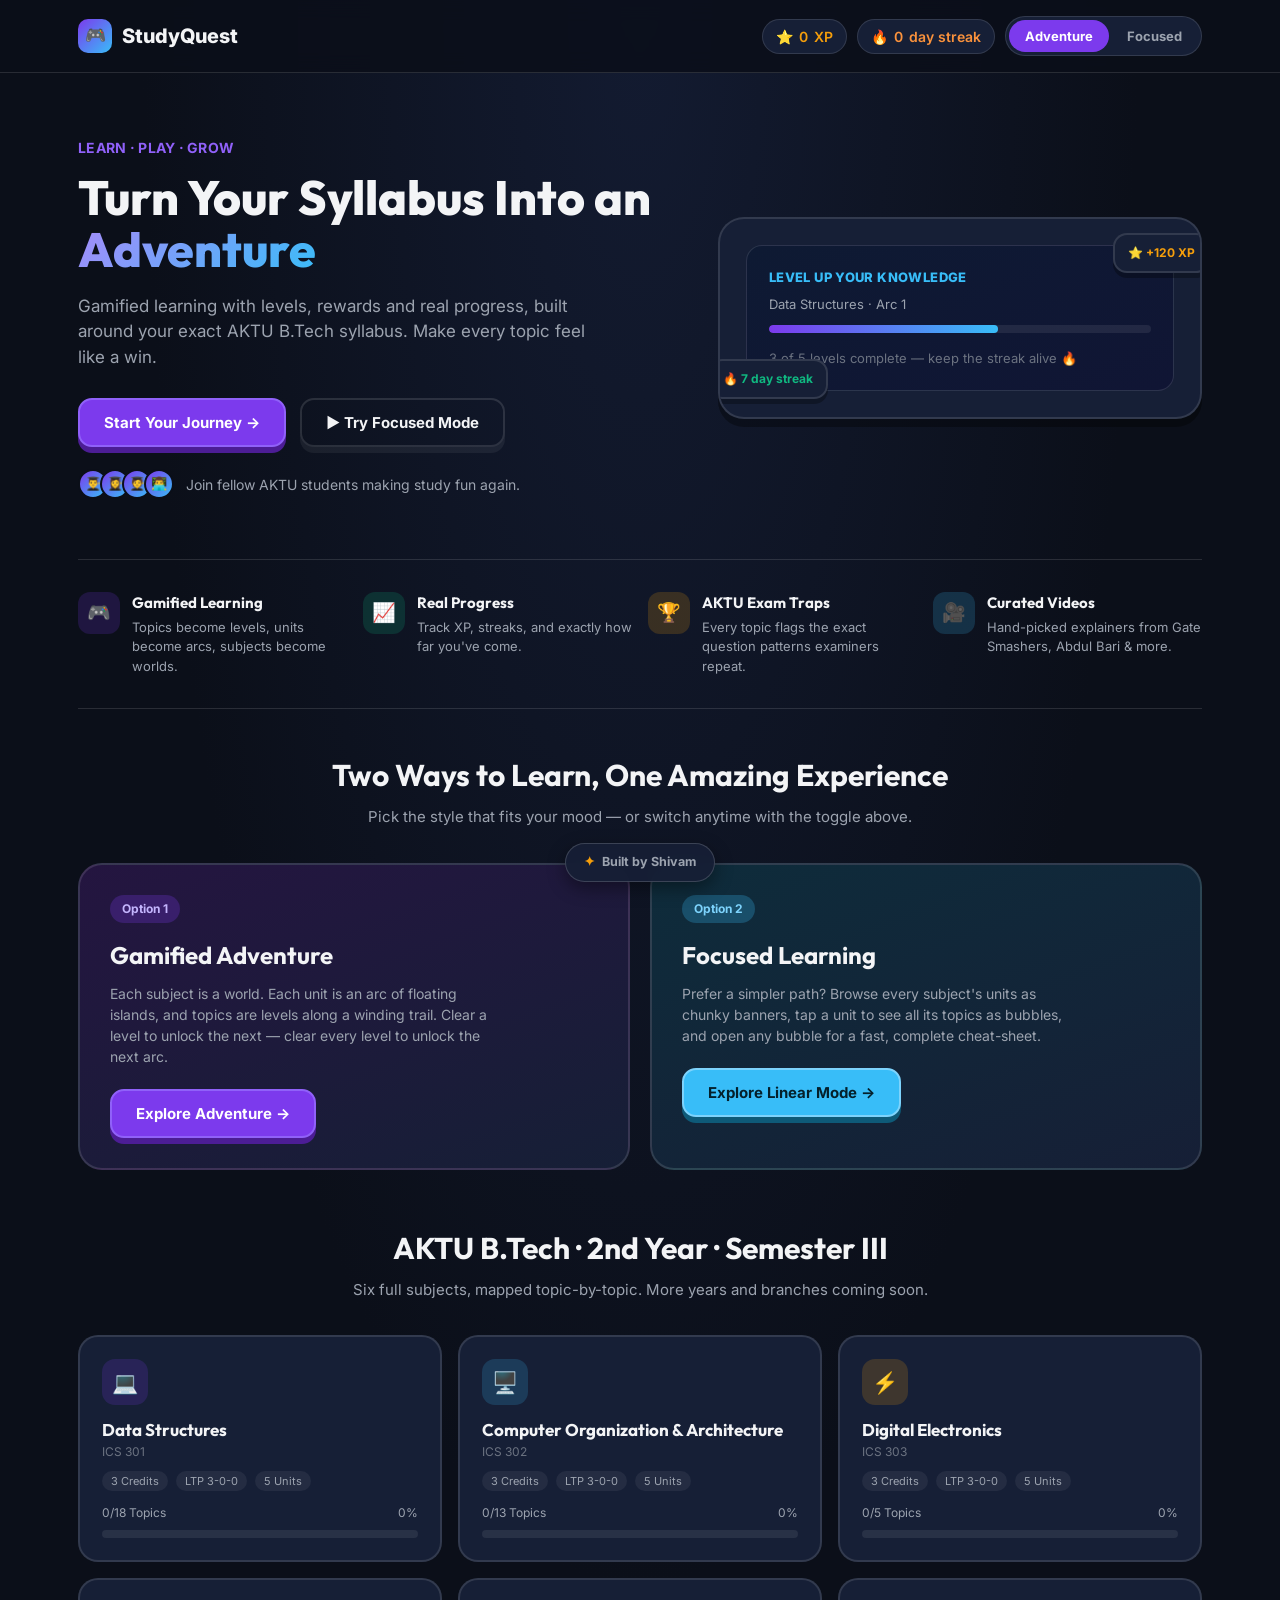
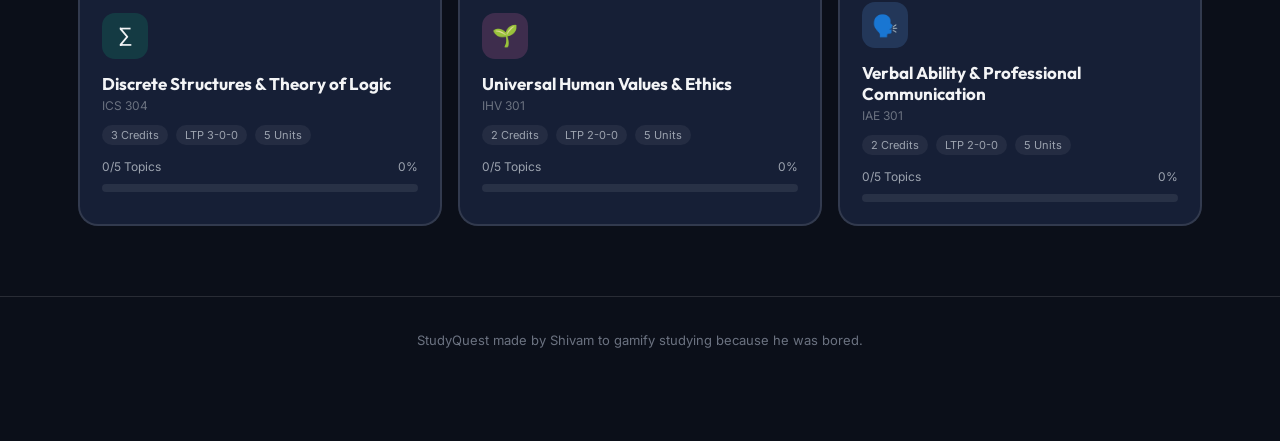
<file: studyquest.html>
<!DOCTYPE html>
<html lang="en">
<head>
<meta charset="UTF-8">
<meta name="viewport" content="width=device-width, initial-scale=1.0">
<title>StudyQuest — Turn Your Syllabus Into an Adventure</title>
<link rel="preconnect" href="https://fonts.googleapis.com">
<link href="https://fonts.googleapis.com/css2?family=Outfit:wght@500;700;800&family=Inter:wght@400;500;600;700&display=swap" rel="stylesheet">
<style>
:root{
  --bg:#0B0F19;
  --bg2:#111827;
  --card:#161F36;
  --card-hover:#1D2748;
  --border: rgba(255,255,255,0.12);
  --purple:#7C3AED;
  --purple-glow:#9061F9;
  --purple-shadow:#4C1D95;
  --emerald:#10B981;
  --emerald-shadow:#065F46;
  --amber:#F59E0B;
  --amber-shadow:#92400E;
  --cyan:#38BDF8;
  --cyan-shadow:#0E5A78;
  --crimson:#EF4444;
  --crimson-shadow:#7F1D1D;
  --text:#F3F4F6;
  --text-dim:#9CA3AF;
  --text-faint:#6B7280;
}
*{box-sizing:border-box; margin:0; padding:0;}
button{color:inherit;}
body{
  background:radial-gradient(ellipse at top, #131B31 0%, var(--bg) 55%);
  color:var(--text);
  font-family:'Inter',sans-serif;
  min-height:100vh;
  line-height:1.5;
}
h1,h2,h3,h4{ font-family:'Outfit',sans-serif; }
img{max-width:100%;display:block;}
button{font-family:inherit; cursor:pointer;}
a{color:inherit;}
.wrap{max-width:1180px; margin:0 auto; padding:0 28px;}

/* ---------- NAV ---------- */
.nav{
  position:sticky; top:0; z-index:50;
  background:rgba(11,15,25,0.85); backdrop-filter:blur(10px);
  border-bottom:1px solid var(--border);
}
.nav-inner{max-width:1180px;margin:0 auto;padding:16px 28px;display:flex;align-items:center;justify-content:space-between;gap:16px;}
.brand{display:flex;align-items:center;gap:10px;font-weight:800;font-size:20px;cursor:pointer;}
.brand-badge{width:34px;height:34px;border-radius:10px;background:linear-gradient(135deg,var(--purple),var(--cyan));display:flex;align-items:center;justify-content:center;font-size:17px;}
.nav-stats{display:flex;align-items:center;gap:10px;flex-wrap:wrap;}
.pill{
  display:flex;align-items:center;gap:6px;
  background:var(--card); border:1.5px solid var(--border); border-radius:999px;
  padding:6px 13px; font-size:14px; font-weight:600; white-space:nowrap;
}
.pill.xp{color:var(--amber);}
.pill.streak{color:#FB923C;}
.mode-toggle{
  display:flex; background:var(--card); border:1.5px solid var(--border); border-radius:999px; padding:3px; gap:2px;
}
.mode-toggle button{
  border:none; background:transparent; color:var(--text-dim); font-weight:700; font-size:13px;
  padding:8px 16px; border-radius:999px; transition:.15s;
}
.mode-toggle button.active.adventure{background:var(--purple); color:#fff;}
.mode-toggle button.active.focused{background:var(--cyan); color:#03222F;}

/* ---------- BUTTONS ---------- */
.btn{
  display:inline-flex; align-items:center; justify-content:center; gap:8px;
  border-radius:14px; border:2px solid transparent; font-weight:700; font-size:15px;
  padding:13px 24px; transition:transform .08s ease, box-shadow .08s ease;
}
.btn-purple{ background:var(--purple); border-color:var(--purple-glow); color:#fff; box-shadow:0 6px 0 var(--purple-shadow);}
.btn-purple:active{ transform:translateY(4px); box-shadow:0 2px 0 var(--purple-shadow); }
.btn-cyan{ background:var(--cyan); border-color:#7DD3FC; color:#04202B; box-shadow:0 6px 0 var(--cyan-shadow);}
.btn-cyan:active{ transform:translateY(4px); box-shadow:0 2px 0 var(--cyan-shadow); }
.btn-outline{ background:transparent; border-color:var(--border); color:var(--text); box-shadow:0 6px 0 rgba(255,255,255,0.06);}
.btn-outline:active{ transform:translateY(4px); box-shadow:0 2px 0 rgba(255,255,255,0.06);}
.btn-emerald{ background:var(--emerald); border-color:#34D399; color:#052e22; box-shadow:0 6px 0 var(--emerald-shadow);}
.btn-emerald:active{ transform:translateY(4px); box-shadow:0 2px 0 var(--emerald-shadow);}
.btn:disabled{opacity:.45; cursor:not-allowed;}
.btn-sm{padding:9px 16px; font-size:13px; border-radius:11px;}

/* ---------- HERO ---------- */
.hero{ padding:64px 0 44px; }
.hero-grid{display:grid; grid-template-columns:1.1fr 0.9fr; gap:48px; align-items:center;}
.eyebrow{color:var(--purple-glow); font-weight:700; font-size:14px; letter-spacing:.02em; margin-bottom:14px;}
.hero h1{ font-size:48px; line-height:1.08; font-weight:800; margin-bottom:18px;}
.hero h1 .grad{ background:linear-gradient(135deg,#A78BFA,#38BDF8); -webkit-background-clip:text; background-clip:text; color:transparent;}
.hero p{ color:var(--text-dim); font-size:17px; max-width:520px; margin-bottom:28px;}
.hero-actions{display:flex; gap:14px; flex-wrap:wrap; margin-bottom:22px;}
.social-row{display:flex; align-items:center; gap:12px; color:var(--text-dim); font-size:14px;}
.avatars{display:flex;}
.avatars span{width:30px;height:30px;border-radius:50%;background:linear-gradient(135deg,var(--purple),var(--cyan));border:2px solid var(--bg);margin-left:-8px;display:flex;align-items:center;justify-content:center;font-size:13px;}
.avatars span:first-child{margin-left:0;}

.hero-art{
  background:var(--card); border:2px solid var(--border); border-radius:26px;
  padding:26px; box-shadow:0 8px 0 rgba(0,0,0,.35);
  position:relative; overflow:hidden;
}
.hero-art .screen{
  background:linear-gradient(160deg,#0E1A33,#101534); border-radius:16px; padding:22px;
  border:1px solid var(--border);
}
.hero-art .screen .lvl{color:var(--cyan); font-weight:800; font-size:13px; letter-spacing:.03em; margin-bottom:8px;}
.bar-track{height:8px; border-radius:99px; background:rgba(255,255,255,.08); overflow:hidden; margin-top:10px;}
.bar-fill{height:100%; background:linear-gradient(90deg,var(--purple),var(--cyan)); border-radius:99px;}
.hero-art .caption{margin-top:16px; color:var(--text-faint); font-size:13px;}
.floaty-badge{
  position:absolute; background:var(--card); border:2px solid var(--border); border-radius:14px;
  padding:9px 13px; font-size:12px; font-weight:700; box-shadow:0 5px 0 rgba(0,0,0,.3);
}
.fb1{top:14px; right:-10px; color:var(--amber);}
.fb2{bottom:18px; left:-12px; color:var(--emerald);}

/* ---------- FEATURES ---------- */
.features{ display:grid; grid-template-columns:repeat(4,1fr); gap:16px; padding:32px 0; border-top:1px solid var(--border); border-bottom:1px solid var(--border); margin:16px 0 44px;}
.feature{display:flex; gap:12px; align-items:flex-start;}
.feature .ico{width:42px;height:42px;border-radius:12px;display:flex;align-items:center;justify-content:center;font-size:19px;flex-shrink:0;}
.feature h4{font-size:15px; margin-bottom:3px;}
.feature p{font-size:13px; color:var(--text-dim);}

/* ---------- MODE OPTION CARDS ---------- */
.section-title{text-align:center; margin-bottom:34px;}
.section-title h2{font-size:30px; margin-bottom:8px;}
.section-title p{color:var(--text-dim); font-size:15px;}
.options{display:grid; grid-template-columns:1fr 1fr; gap:20px; margin-bottom:56px;}
.option-card{ border-radius:24px; padding:30px; border:2px solid var(--border); position:relative; overflow:hidden;}
.option-card.opt1{background:linear-gradient(160deg,#241540,#161F36);}
.option-card.opt2{background:linear-gradient(160deg,#0E2C3B,#161F36);}
.badge-tag{display:inline-block; font-size:12px; font-weight:700; padding:5px 12px; border-radius:999px; margin-bottom:14px;}
.opt1 .badge-tag{background:rgba(124,58,237,.25); color:#C4B5FD;}
.opt2 .badge-tag{background:rgba(56,189,248,.25); color:#7DD3FC;}
.option-card h3{font-size:24px; margin-bottom:10px;}
.option-card p{color:var(--text-dim); font-size:14px; margin-bottom:22px; max-width:380px;}

/* ---------- SUBJECT GRID ---------- */
.subjects-grid{display:grid; grid-template-columns:repeat(3,1fr); gap:16px; padding-bottom:70px;}
.subject-card{
  background:var(--card); border:2px solid var(--border); border-radius:20px; padding:22px;
  transition:.15s; cursor:pointer; text-align:left; color:var(--text);
}
.subject-card:hover{ background:var(--card-hover); transform:translateY(-3px); border-color:rgba(255,255,255,.22);}
.subject-icon{width:46px;height:46px;border-radius:13px;display:flex;align-items:center;justify-content:center;font-size:21px;margin-bottom:14px;}
.subject-card h3{font-size:17px; margin-bottom:4px; color:var(--text);}
.subject-card .code{color:var(--text-faint); font-size:12px; margin-bottom:12px;}
.subject-meta{display:flex; gap:8px; margin-bottom:14px; flex-wrap:wrap;}
.meta-chip{font-size:11px; color:var(--text-dim); background:rgba(255,255,255,.06); padding:3px 9px; border-radius:999px;}
.progress-row{display:flex; align-items:center; justify-content:space-between; font-size:12px; color:var(--text-dim); margin-bottom:6px;}

/* ---------- TOPBAR (breadcrumb) ---------- */
.topbar{display:flex; align-items:center; justify-content:space-between; padding:26px 0 8px; gap:14px; flex-wrap:wrap;}
.crumb-btn{display:flex; align-items:center; gap:8px; background:var(--card); border:1.5px solid var(--border); border-radius:12px; padding:9px 15px; font-weight:600; font-size:14px; color:var(--text);}
.crumb-btn:hover{background:var(--card-hover);}
.page-title{font-size:26px; font-weight:800;}
.page-sub{color:var(--text-dim); font-size:14px; margin-top:2px;}

/* ---------- ADVENTURE: ARC ISLANDS ---------- */
.island-belt{ display:flex; gap:0; align-items:center; overflow-x:auto; padding:44px 6px 60px; }
.island-node{ display:flex; flex-direction:column; align-items:center; flex-shrink:0; width:168px; text-align:center;}
.island-connector{width:52px; height:2px; background:repeating-linear-gradient(90deg,var(--border) 0 8px, transparent 8px 16px); flex-shrink:0; margin-top:-52px;}
.island-circle{
  width:104px; height:104px; border-radius:50%; display:flex; align-items:center; justify-content:center;
  font-size:36px; border:3px solid; margin-bottom:14px; position:relative; transition:.15s;
}
.island-circle.unlocked{ background:radial-gradient(circle at 35% 30%, #8B5CF6, #5B21B6); border-color:var(--purple-glow); box-shadow:0 8px 0 var(--purple-shadow), 0 0 30px rgba(124,58,237,.35); cursor:pointer;}
.island-circle.unlocked:hover{transform:translateY(-4px);}
.island-circle.complete{ background:radial-gradient(circle at 35% 30%, #34D399, #047857); border-color:#34D399; box-shadow:0 8px 0 var(--emerald-shadow); cursor:pointer;}
.island-circle.locked{ background:#1B2136; border-color:var(--border); box-shadow:0 8px 0 #0D111E; color:var(--text-faint); cursor:not-allowed;}
.island-node h4{font-size:14px; margin-bottom:3px;}
.island-node span{font-size:12px; color:var(--text-faint);}
.island-node .arc-progress{font-size:11px; color:var(--emerald); font-weight:700; margin-top:4px;}

/* ---------- ADVENTURE: LEVEL TRAIL ---------- */
.trail-panel{ background:var(--card); border:2px solid var(--border); border-radius:24px; padding:34px 30px 44px; margin-bottom:60px;}
.trail-head{display:flex;align-items:center;justify-content:space-between;margin-bottom:30px;flex-wrap:wrap;gap:12px;}
.trail-head h3{font-size:19px;}
.trail-head .sub{color:var(--text-dim); font-size:13px;}
.trail{display:flex; flex-direction:column; align-items:center; gap:0; position:relative;}
.trail-item{display:flex; align-items:center; gap:22px; width:100%; max-width:460px; position:relative; padding:14px 0;}
.trail-item:nth-child(even){flex-direction:row-reverse;}
.trail-line{position:absolute; left:50%; top:-14px; width:2px; height:28px; background:repeating-linear-gradient(0deg,var(--border) 0 7px, transparent 7px 14px); transform:translateX(-50%);}
.trail-item:first-child .trail-line{display:none;}
.node-circle{
  width:64px; height:64px; border-radius:50%; display:flex; align-items:center; justify-content:center;
  font-size:22px; font-weight:800; border:3px solid; flex-shrink:0; position:relative; z-index:2;
}
.node-circle.done{background:var(--emerald); border-color:#34D399; box-shadow:0 5px 0 var(--emerald-shadow); color:#04301f;}
.node-circle.current{background:var(--purple); border-color:var(--purple-glow); box-shadow:0 5px 0 var(--purple-shadow), 0 0 0 8px rgba(124,58,237,.15); color:#fff; cursor:pointer;}
.node-circle.locked{background:#1B2136; border-color:var(--border); color:var(--text-faint); box-shadow:0 5px 0 #0D111E;}
.node-circle.boss{background:var(--crimson); border-color:#FCA5A5; box-shadow:0 5px 0 var(--crimson-shadow); color:#fff; cursor:pointer;}
.trail-label{background:var(--bg2); border:1.5px solid var(--border); border-radius:14px; padding:11px 16px; flex:1;}
.trail-label h5{font-size:14px; margin-bottom:2px;}
.trail-label span{font-size:12px; color:var(--text-faint);}
.trail-item.clickable .trail-label{cursor:pointer;}
.trail-item.clickable .trail-label:hover{border-color:var(--purple-glow);}

/* ---------- FOCUSED: UNIT BANNERS ---------- */
.unit-list{display:flex; flex-direction:column; gap:14px; margin-bottom:56px;}
.unit-banner{
  display:flex; align-items:center; justify-content:space-between; gap:20px;
  background:var(--card); border:2px solid var(--border); border-radius:20px; padding:22px 26px; cursor:pointer; transition:.15s;
  color:var(--text); width:100%; text-align:left;
}
.unit-banner:hover{background:var(--card-hover); border-color:rgba(255,255,255,.22);}
.unit-left{display:flex; align-items:center; gap:18px;}
.unit-num{width:48px;height:48px;border-radius:14px;background:rgba(124,58,237,.18); color:#C4B5FD; display:flex;align-items:center;justify-content:center;font-weight:800;font-size:17px;flex-shrink:0;}
.unit-banner h3{font-size:17px; margin-bottom:3px; color:var(--text);}
.unit-banner .u-sub{font-size:13px; color:var(--text-dim);}
.unit-right{display:flex; align-items:center; gap:14px; flex-shrink:0;}
.lect-chip{font-size:12px; color:var(--text-faint); background:rgba(255,255,255,.05); padding:5px 12px; border-radius:999px; white-space:nowrap;}

/* ---------- FOCUSED: BUBBLES ---------- */
.bubble-grid{display:flex; flex-wrap:wrap; gap:14px; padding-bottom:60px;}
.bubble{
  background:var(--card); border:2px solid var(--border); border-radius:999px; padding:14px 22px;
  display:flex; align-items:center; gap:10px; cursor:pointer; transition:.15s; font-weight:600; font-size:14px;
}
.bubble:hover{ transform:translateY(-3px); border-color:var(--purple-glow); background:var(--card-hover);}
.bubble .tag{font-size:11px; padding:3px 9px; border-radius:999px; font-weight:700;}
.tag.high{background:rgba(239,68,68,.18); color:#FCA5A5;}
.tag.quick{background:rgba(245,158,11,.18); color:#FCD34D;}

/* ---------- MODAL / DRAWER ---------- */
.overlay{ position:fixed; inset:0; background:rgba(6,8,14,.72); backdrop-filter:blur(3px); z-index:100; display:flex; align-items:flex-end; justify-content:center;}
.drawer{
  width:100%; max-width:760px; max-height:88vh; overflow-y:auto;
  background:var(--bg2); border:2px solid var(--border); border-bottom:none;
  border-radius:26px 26px 0 0; padding:34px 34px 44px; box-shadow:0 -10px 40px rgba(0,0,0,.5);
  animation:slideUp .25s ease;
}
@keyframes slideUp{ from{transform:translateY(60px); opacity:0;} to{transform:translateY(0); opacity:1;} }
.drawer-head{display:flex; align-items:flex-start; justify-content:space-between; gap:14px; margin-bottom:6px;}
.drawer-head h2{font-size:23px; max-width:560px;}
.close-x{background:var(--card); border:1.5px solid var(--border); width:36px;height:36px;border-radius:50%; font-size:16px; color:var(--text-dim); flex-shrink:0;}
.drawer-meta{display:flex; gap:10px; margin:12px 0 22px; flex-wrap:wrap;}
.panel{margin-bottom:22px; background:var(--card); border:1.5px solid var(--border); border-radius:16px; padding:18px 20px;}
.panel h4{display:flex; align-items:center; gap:8px; font-size:13px; text-transform:none; color:var(--purple-glow); margin-bottom:10px; font-weight:700;}
.panel.trap h4{color:var(--crimson);}
.panel.res h4{color:var(--cyan);}
.panel p{font-size:14.5px; color:#E5E7EB; line-height:1.6;}
.tech-content{ font-size:14.5px; color:#E5E7EB; line-height:1.75; }
.tech-content p{ margin-bottom:12px; }
.tech-content p:last-child{ margin-bottom:0; }
.tech-content .formula-line{
  display:block; background:#0B0F19; border:1px solid var(--border); border-left:3px solid var(--cyan);
  border-radius:8px; padding:10px 13px; margin:8px 0; font-family:'Inter',sans-serif; font-size:13.5px;
  color:#7DD3FC; font-weight:600; letter-spacing:.01em;
}
.res-links{display:flex; flex-direction:column; gap:8px; margin-top:6px;}
.res-link{display:flex; align-items:center; gap:10px; padding:10px 12px; background:var(--bg2); border:1px solid var(--border); border-radius:10px; font-size:13.5px; text-decoration:none;}
.res-link:hover{border-color:var(--cyan);}
.res-link .rtype{font-size:11px; color:var(--text-faint);}
.drawer-actions{display:flex; gap:12px; margin-top:8px;}

/* ---------- FOOTER ---------- */
.footer{border-top:1px solid var(--border); padding:34px 0 90px; text-align:center; color:var(--text-faint); font-size:13px;}

.watermark{
  position:fixed; bottom:18px; left:50%; transform:translateX(-50%);
  z-index:999; display:flex; align-items:center; gap:7px;
  background:rgba(22,31,54,0.92); backdrop-filter:blur(8px);
  border:1.5px solid rgba(255,255,255,0.16); border-radius:999px;
  padding:9px 18px; font-size:12.5px; font-weight:700; color:var(--text-dim);
  box-shadow:0 6px 18px rgba(0,0,0,.4);
  pointer-events:none; white-space:nowrap;
}
.watermark span.star{color:var(--amber);}
@media(max-width:560px){
  .watermark{ font-size:11px; padding:7px 14px; bottom:12px; }
}

@media(max-width:860px){
  .hero-grid{grid-template-columns:1fr;}
  .features{grid-template-columns:1fr 1fr;}
  .options{grid-template-columns:1fr;}
  .subjects-grid{grid-template-columns:1fr 1fr;}
  .hero h1{font-size:36px;}
  .trail-item, .trail-item:nth-child(even){flex-direction:row;}
  .wrap{padding:0 18px;}
}
@media(max-width:560px){
  .subjects-grid{grid-template-columns:1fr;}
  .features{grid-template-columns:1fr;}
  .nav-inner{flex-wrap:wrap; padding:12px 16px; gap:10px;}
  .brand{font-size:17px;}
  .brand-badge{width:30px;height:30px;font-size:15px;}
  .nav-stats{width:100%; justify-content:space-between;}
  .pill{font-size:12.5px; padding:5px 10px;}
  .mode-toggle button{padding:7px 12px; font-size:12px;}

  .hero{padding:32px 0 28px;}
  .hero h1{font-size:28px;}
  .hero p{font-size:15px;}
  .hero-actions{flex-direction:column; align-items:stretch;}
  .hero-actions .btn{width:100%;}
  .hero-art{padding:18px; border-radius:20px;}
  .floaty-badge{font-size:11px; padding:7px 10px;}
  .fb1{right:6px;}
  .fb2{left:6px;}

  .section-title h2{font-size:22px;}
  .option-card{padding:22px;}
  .option-card h3{font-size:20px;}

  .subject-card{padding:18px;}

  .topbar{padding:18px 0 4px;}
  .page-title{font-size:20px;}

  .island-belt{padding:28px 4px 40px; gap:0;}
  .island-node{width:120px;}
  .island-circle{width:76px; height:76px; font-size:26px; margin-bottom:10px;}
  .island-connector{width:26px; margin-top:-38px;}
  .island-node h4{font-size:13px;}
  .island-node span{font-size:11px;}

  .trail-panel{padding:22px 16px 30px; border-radius:18px;}
  .trail-item{gap:14px; max-width:100%;}
  .node-circle{width:50px; height:50px; font-size:17px;}
  .trail-label{padding:10px 12px;}
  .trail-label h5{font-size:13px;}

  .unit-banner{padding:16px; flex-wrap:wrap; gap:12px;}
  .unit-num{width:40px; height:40px; font-size:15px;}
  .unit-banner h3{font-size:15px;}

  .bubble{padding:11px 16px; font-size:13px;}

  .drawer{max-height:92vh; padding:24px 18px 30px; border-radius:20px 20px 0 0;}
  .drawer-head h2{font-size:19px;}
  .panel{padding:14px 15px;}
  .drawer-actions{flex-direction:column;}
  .drawer-actions .btn{width:100%;}
}
</style>
</head>
<body>

<nav class="nav">
  <div class="nav-inner">
    <div class="brand" onclick="goHome()"><div class="brand-badge">🎮</div>StudyQuest</div>
    <div class="nav-stats">
      <span class="pill xp">⭐ <span id="xpDisplay">0</span> XP</span>
      <span class="pill streak">🔥 <span id="streakDisplay">0</span> day streak</span>
      <div class="mode-toggle">
        <button id="tglAdv" class="adventure" onclick="setMode('adventure')">Adventure</button>
        <button id="tglFoc" class="focused" onclick="setMode('focused')">Focused</button>
      </div>
    </div>
  </div>
</nav>

<div id="app"></div>

<div class="footer">StudyQuest made by Shivam to gamify studying because he was bored.</div>

<div class="watermark"><span class="star">✦</span> Built by Shivam</div>

<script>
/* ========================= CURRICULUM DATA ========================= */
const SUBJECTS = [
{
  code:"ICS 301", name:"Data Structures", credits:3, ltp:"3-0-0", icon:"💻", color:"purple",
  units:[
    {title:"Introduction & Arrays", lectures:9, topics:[
      {title:"Algorithm Complexity & Asymptotic Notations", xp:25,
        intuition:"Big-O measures how an algorithm's runtime or memory scales as input size n grows toward infinity, ignoring constant hardware differences. Big-Oh (O) is the upper bound / worst case, Big-Omega (Ω) is the lower bound / best case, and Big-Theta (Θ) is the tight bound / average case — think of them as a ceiling, a floor, and a snug sandwich around the true growth rate.",
        technical:"Formal definition: f(n) = O(g(n)) if there exist positive constants c and n0 such that 0 ≤ f(n) ≤ c·g(n) for all n ≥ n0.\n\nExample: prove 3n² + 5n = O(n²)\n→ 3n² + 5n ≤ 4n² for all n ≥ 5, so c=4, n0=5.",
        trap:"7–10 marks: 'Differentiate between Big-Oh, Big-Omega and Big-Theta with graphical representations' or 'Prove 3n²+5n = O(n²)'. Examiners want the formal definition WITH explicit values of c and n0 — sketching the growth-rate graph is what secures full marks.",
        resources:[
          {name:"Gate Smashers — Asymptotic Notations in Algorithms", url:"https://www.youtube.com/results?search_query=gate+smashers+asymptotic+notations"},
          {name:"Abdul Bari — Algorithms: Big O, Omega, Theta", url:"https://www.youtube.com/results?search_query=abdul+bari+big+o+omega+theta"}
        ]},
      {title:"Arrays & Memory Address Calculation", xp:30,
        intuition:"RAM is really just one long 1D line of memory. A 2D array has to be mathematically 'flattened' into that line, either row-by-row (Row Major Order) or column-by-column (Column Major Order), so every element gets one unique address.",
        technical:"For A[L1..U1][L2..U2], base address B, element size W, columns N=(U2-L2+1), rows M=(U1-L1+1):\n\nRow Major: Address(A[i][j]) = B + W × [(i−L1)×N + (j−L2)]\nColumn Major: Address(A[i][j]) = B + W × [(j−L2)×M + (i−L1)]",
        trap:"10 marks: derive the general address formula for arbitrary lower bounds and compute an exact address (e.g. A[5][30], B=2000, W=4). Common slip: forgetting that subtracting a negative lower bound ADDS to the offset (5 − (−10) = 15).",
        resources:[{name:"Jenny's Lectures — Address Calculation in 2D & 3D Arrays", url:"https://www.youtube.com/results?search_query=jennys+lectures+address+calculation+in+2d+array"}]},
      {title:"Sparse Matrices & Triplet Representation", xp:25,
        intuition:"A sparse matrix is mostly zeros. Instead of wasting memory storing every zero, we store only the non-zero elements as (row, column, value) triples.",
        technical:"3-tuple table: first row stores (totalRows, totalCols, nonZeroCount), followed by one row per non-zero entry.\nFast Transpose algorithm avoids the O(cols×terms) naive transpose by pre-computing where each column's elements will land, achieving O(cols+terms).",
        trap:"7 marks: represent a given sparse matrix in triplet form and implement the Fast Transpose algorithm — examiners check the pre-count/index-setting step, not just the final table.",
        resources:[{name:"Knowledge Gate — Sparse Matrix Representation", url:"https://www.youtube.com/results?search_query=knowledge+gate+sparse+matrix+representation"}]}
    ]},
    {title:"Searching, Sorting & Linked Lists", lectures:10, topics:[
      {title:"Searching Algorithms (Linear, Binary, Index-Sequential)", xp:25,
        intuition:"Linear search checks every element one by one — simple but slow. Binary search repeatedly halves a SORTED array, throwing away half the remaining elements each comparison.",
        technical:"Binary search recurrence: T(n) = T(n/2) + c → T(n) = O(log n) by the Master Theorem.\nIndex-sequential search builds a small index table to jump close to the target before doing a short linear scan.",
        trap:"7 marks: write recursive binary search and formally derive its O(log n) complexity from the recurrence relation — don't just state the answer, show the substitution.",
        resources:[{name:"Abdul Bari — Binary Search Algorithm and Analysis", url:"https://www.youtube.com/results?search_query=abdul+bari+binary+search+algorithm"}]},
      {title:"Sorting Algorithms (Bubble, Selection, Insertion, Quick, Merge, Radix)", xp:35,
        intuition:"Comparison sorts (Quick, Merge) reorder elements by comparing pairs. Quick Sort picks a pivot and partitions around it; Merge Sort splits in half, sorts each half, then merges. Radix Sort skips comparisons entirely — it buckets numbers digit by digit.",
        technical:"Quick Sort: best/avg O(n log n), worst O(n²) — degrades badly when the array is already sorted and the first/last element is always chosen as pivot.\nMerge Sort: always O(n log n), stable, needs O(n) extra space.\nRadix Sort: O(d·(n+k)) where d = number of digits, k = bucket range.",
        trap:"10 marks: trace Quick Sort's partitioning step-by-step on a given array, AND explain precisely why it degrades to O(n²) on sorted input with a poor pivot choice.",
        resources:[
          {name:"VisuAlgo — Sorting Visualizer", url:"https://visualgo.net/en/sorting"},
          {name:"Gate Smashers — Quick Sort Algorithm & Partitioning", url:"https://www.youtube.com/results?search_query=gate+smashers+quick+sort+algorithm"}
        ]},
      {title:"Singly, Doubly & Circular Linked Lists", xp:30,
        intuition:"A linked list trades an array's fixed contiguous memory for flexible, scattered nodes connected by pointers — you pay a pointer's worth of memory per element but gain O(1) insert/delete once you're at the right spot.",
        technical:"struct Node { int data; struct Node* next; };\nReversal: iterate with prev/curr/next pointers, O(n) time, O(1) space.\nFloyd's Cycle Detection (Tortoise & Hare): slow pointer moves 1 step, fast moves 2 — if they meet, there's a loop.",
        trap:"10 marks: write complete C functions to insert/delete at an arbitrary position, reverse a list in O(n), and detect + remove a loop using Floyd's algorithm — examiners deduct marks for missing NULL-pointer edge cases.",
        resources:[{name:"Neso Academy — Singly & Doubly Linked List", url:"https://www.youtube.com/results?search_query=neso+academy+linked+list"}]},
      {title:"Polynomial Operations Using Linked Lists", xp:20,
        intuition:"Each polynomial term becomes a node holding (coefficient, exponent, next) — adding two polynomials is really just a coordinated merge, adding coefficients wherever exponents match.",
        technical:"AddPoly(p1, p2): walk both lists simultaneously; if exponents equal, sum coefficients into a new node; otherwise copy the smaller-exponent term and advance only that pointer.",
        trap:"7 marks: full C algorithm for polynomial addition using linked lists — remember to handle leftover terms once one list is exhausted.",
        resources:[{name:"Gate Smashers — Polynomial Representation using Linked List", url:"https://www.youtube.com/results?search_query=gate+smashers+polynomial+linked+list"}]},
      {title:"Hashing & Collision Resolution Techniques", xp:30,
        intuition:"A hash function maps a key to a table slot in O(1) — the catch is collisions, when two keys land on the same slot. Different strategies decide what happens next.",
        technical:"Division method: h(k) = k mod m.\nOpen addressing: Linear Probing (h(k)+i), Quadratic Probing (h(k)+i²), Double Hashing (h1(k)+i·h2(k)).\nClosed addressing: Separate Chaining (linked list per bucket).",
        trap:"10 marks numerical: insert a given key sequence into a table of size m=11 using linear probing AND double hashing, counting collisions for each — a very common AKTU question pattern.",
        resources:[{name:"Gate Smashers — Hashing Techniques & Collision Resolution", url:"https://www.youtube.com/results?search_query=gate+smashers+hashing+collision+resolution"}]}
    ]},
    {title:"Stacks & Queues", lectures:8, topics:[
      {title:"Stacks & Expression Conversions", xp:30,
        intuition:"A stack is LIFO — last in, first out. It's the natural data structure for tracking nested structure, which is exactly why it converts infix expressions (with precedence & parentheses) into postfix/prefix.",
        technical:"Core ops: push, pop, peek, isEmpty — all O(1).\nInfix→Postfix: scan left to right; push operators respecting precedence, pop to output when a higher/equal-precedence operator arrives or on ')'.",
        trap:"10 marks: step-by-step tabular conversion of a long infix expression like A + (B*C − (D/E^F)*G)*H — examiners want every stack state at every step, not just the final answer.",
        resources:[{name:"Jenny's Lectures — Infix to Postfix Conversion using Stack", url:"https://www.youtube.com/results?search_query=jennys+lectures+infix+to+postfix"}]},
      {title:"Recursion, Activation Records & Tower of Hanoi", xp:25,
        intuition:"Every recursive call pushes a fresh activation record (local variables, return address) onto the call stack. Tower of Hanoi is the classic example: to move n disks, first move n−1 disks out of the way, move the biggest disk, then move the n−1 disks back on top.",
        technical:"T(n) = 2T(n−1) + 1 ⟹ T(n) = O(2ⁿ). Minimum moves for n disks = 2ⁿ − 1.",
        trap:"7 marks: write recursive Tower of Hanoi code AND draw the full recursion tree for n=3 — missing the tree diagram is the #1 way students lose marks here.",
        resources:[{name:"Abdul Bari — Tower of Hanoi Problem", url:"https://www.youtube.com/results?search_query=abdul+bari+tower+of+hanoi"}]},
      {title:"Queues, Circular Queues & Priority Queues", xp:30,
        intuition:"A queue is FIFO. A plain linear queue wastes memory once front moves forward (false overflow) — a Circular Queue fixes this by wrapping the rear pointer around using modulo arithmetic.",
        technical:"rear = (rear + 1) % capacity.\nDeque: input-restricted (insert one end only) vs output-restricted (delete one end only) double-ended queues.",
        trap:"10 marks: explain why a linear queue suffers false overflow, then write full C enqueue/dequeue functions for a circular queue handling BOTH the full and empty boundary conditions correctly.",
        resources:[{name:"Gate Smashers — Circular Queue Implementation", url:"https://www.youtube.com/results?search_query=gate+smashers+circular+queue"}]}
    ]},
    {title:"Trees, Binary Search Trees & Heaps", lectures:10, topics:[
      {title:"Binary Tree Fundamentals & Traversals", xp:30,
        intuition:"A binary tree is a hierarchy where every node has at most two children. The three depth-first traversals differ only in WHEN you visit the root relative to the subtrees: In-order (Left-Root-Right), Pre-order (Root-Left-Right), Post-order (Left-Right-Root).",
        technical:"Given In-order + Pre-order (or In-order + Post-order), you can reconstruct a UNIQUE binary tree: the first element of Pre-order is the root; find it in In-order to split into left/right subtrees, then recurse.",
        trap:"10 marks: given In-order and Pre-order sequences, construct the unique original binary tree step by step — draw every intermediate split, not just the final tree.",
        resources:[{name:"Gate Smashers — Construct Tree from Inorder and Preorder", url:"https://www.youtube.com/results?search_query=gate+smashers+construct+tree+inorder+preorder"}]},
      {title:"Binary Search Trees (BST) & Operations", xp:30,
        intuition:"A BST keeps every left-subtree value smaller and every right-subtree value larger than its root — this ordering makes search, insert and delete all O(log n) on a balanced tree.",
        technical:"Deletion has 3 cases: (1) leaf node — remove directly, (2) one child — replace node with its child, (3) two children — replace with the In-order Successor (smallest in right subtree) or Predecessor (largest in left subtree).",
        trap:"10 marks: build a BST from a numeric sequence step-by-step, then demonstrate deleting a two-children node using the in-order successor — a very frequent AKTU question.",
        resources:[{name:"Abdul Bari — Binary Search Tree Deletion", url:"https://www.youtube.com/results?search_query=abdul+bari+binary+search+tree+deletion"}]},
      {title:"Threaded Binary Trees & Huffman Coding", xp:25,
        intuition:"Normal binary trees waste their NULL child pointers. Threaded trees repurpose those NULLs to point directly to the in-order predecessor/successor, enabling stack-free traversal. Huffman Coding builds optimal prefix-free codes by always merging the two least-frequent symbols first (a greedy strategy using a min-priority-queue).",
        technical:"Huffman: repeatedly pop the two smallest-frequency nodes, merge into a new parent node (frequency = sum), push back, until one tree remains. Left edge = 0, right edge = 1.",
        trap:"7 marks: construct a Huffman tree for given character frequencies and calculate exactly how many bits are saved versus fixed-length encoding.",
        resources:[{name:"Knowledge Gate — Huffman Coding with Example", url:"https://www.youtube.com/results?search_query=knowledge+gate+huffman+coding"}]},
      {title:"AVL Trees, B-Trees & Binary Heaps", xp:35,
        intuition:"An AVL Tree is a BST that self-balances after every insertion so no subtree ever gets too lopsided (Balance Factor stays in {−1,0,+1}). A Binary Heap is a complete tree used for O(log n) priority extraction (Heap Sort). B-Trees generalize this to multi-way branching, ideal for databases.",
        technical:"AVL rotations: LL (single right rotate), RR (single left rotate), LR (left-right double rotate), RL (right-left double rotate) — triggered whenever |balance factor| becomes 2.",
        trap:"10 marks: insert a full sequence of numbers into an AVL tree, clearly labeling EVERY rotation type performed at each step — partial credit is lost for unlabeled rotations.",
        resources:[
          {name:"VisuAlgo — AVL Tree Visualizer", url:"https://visualgo.net/en/bst"},
          {name:"Abdul Bari — AVL Tree Rotations", url:"https://www.youtube.com/results?search_query=abdul+bari+avl+tree+rotations"}
        ]}
    ]},
    {title:"Graphs", lectures:8, topics:[
      {title:"Graph Representations & Traversals (BFS & DFS)", xp:30,
        intuition:"A graph is a set of nodes connected by edges. Adjacency Matrix is simple but O(V²) space; Adjacency List is memory-efficient at O(V+E). BFS explores level-by-level using a queue; DFS dives deep first using a stack (or recursion).",
        technical:"BFS: O(V+E), uses a queue + visited array, gives shortest path in unweighted graphs.\nDFS: O(V+E), uses recursion/stack, useful for cycle detection and topological sort.",
        trap:"7–10 marks: write BFS/DFS pseudocode AND trace it on a given graph, showing discovery order and the queue/stack state at every step.",
        resources:[{name:"Abdul Bari — Graph Traversals: BFS and DFS", url:"https://www.youtube.com/results?search_query=abdul+bari+graph+traversal+bfs+dfs"}]},
      {title:"Minimum Spanning Trees (Prim's & Kruskal's)", xp:35,
        intuition:"A Minimum Spanning Tree connects all V vertices using exactly V−1 edges with the smallest possible total weight. Prim's grows the tree outward from one vertex (greedy on vertices); Kruskal's sorts ALL edges globally and greedily adds the cheapest one that doesn't form a cycle.",
        technical:"Prim's: O(E log V) with a min-heap.\nKruskal's: sort edges O(E log E), then use Disjoint Set Union (Find/Union) to detect cycles in near-O(E α(V)) time.",
        trap:"10 marks: trace BOTH Prim's and Kruskal's on the same 6–8 node weighted graph step by step — examiners compare whether you understand the difference between vertex-growing vs edge-sorting strategies.",
        resources:[{name:"Abdul Bari — Kruskal's and Prim's Algorithms", url:"https://www.youtube.com/results?search_query=abdul+bari+kruskal+prim+algorithm"}]},
      {title:"Shortest Path & Transitive Closure (Dijkstra & Warshall)", xp:35,
        intuition:"Dijkstra's finds the shortest path from ONE source to all other vertices, greedily picking the closest unvisited vertex each round (works only with non-negative weights). Floyd-Warshall instead finds ALL-PAIRS shortest paths using dynamic programming, considering each vertex as a possible intermediate stop.",
        technical:"Dijkstra: O((V+E) log V) with a priority queue.\nFloyd-Warshall: O(V³), dist[i][j] = min(dist[i][j], dist[i][k] + dist[k][j]) for every intermediate k.",
        trap:"10 marks: find shortest paths from a given source using Dijkstra, presenting the answer as a step-by-step distance-update table — not just the final distances.",
        resources:[{name:"Gate Smashers — Dijkstra's Algorithm with Example", url:"https://www.youtube.com/results?search_query=gate+smashers+dijkstra+algorithm"}]}
    ]}
  ]
},
{
  code:"ICS 302", name:"Computer Organization & Architecture", credits:3, ltp:"3-0-0", icon:"🖥️", color:"cyan",
  units:[
    {title:"Data Representation & Computer Arithmetic", lectures:8, topics:[
      {title:"Functional Units, Bus Architecture & Number Systems", xp:25,
        intuition:"A computer is CPU (ALU + Control Unit) + Memory + I/O, all talking over a shared common bus split into Control, Address, and Data lines. Negative numbers are represented using 1's or 2's complement so subtraction can reuse the same adder hardware as addition.",
        technical:"2's complement of a number = invert all bits, then add 1. This lets a CPU perform subtraction as A + (−B) using only an adder circuit.",
        trap:"Exam favorite: explain why 2's complement is preferred over 1's complement (no separate 'end-around carry' step, and there's only one representation of zero).",
        resources:[{name:"Neso Academy — Computer Organization & Architecture", url:"https://www.youtube.com/results?search_query=neso+academy+computer+organization+architecture"}]},
      {title:"IEEE 754 Floating Point Representation", xp:30,
        intuition:"Floating point numbers are stored as sign + exponent + mantissa, the same idea as scientific notation but in binary, with a bias added to the exponent so it's always stored as a positive number.",
        technical:"Single precision (32-bit): 1 sign + 8 exponent (bias 127) + 23 mantissa bits.\nDouble precision (64-bit): 1 sign + 11 exponent (bias 1023) + 52 mantissa bits.",
        trap:"7–10 marks: convert a decimal like −13.625 or +0.15625 into IEEE 754 single-precision format — show the binary conversion, normalization, AND the biased exponent calculation explicitly.",
        resources:[{name:"Gate Smashers — IEEE 754 Floating Point Representation", url:"https://www.youtube.com/results?search_query=gate+smashers+ieee+754+floating+point"}]}
    ]},
    {title:"CPU & ALU Design", lectures:7, topics:[
      {title:"Booth's Multiplication Algorithm", xp:35,
        intuition:"Booth's algorithm speeds up signed multiplication by spotting runs of consecutive 1s in the multiplier and replacing many small additions with a single subtraction-then-addition pair at the run's boundaries.",
        technical:"Registers A (accumulator), Q (multiplier), Q₋₁ (extra bit), and a step Count. Rule: 10→A=A−M; 01→A=A+M; 00 or 11→no arithmetic op; always arithmetic-right-shift A,Q,Q₋₁ together after each step.",
        trap:"10 marks numerical: multiply signed numbers like +7×−5 or −9×−6, showing the full A,Q,Q₋₁,Count table at every single step — partial tables lose marks even with the right final answer.",
        resources:[{name:"Gate Smashers — Booth's Algorithm for Multiplication", url:"https://www.youtube.com/results?search_query=gate+smashers+booths+algorithm"}]},
      {title:"Addressing Modes & Instruction Formats", xp:30,
        intuition:"Addressing modes are different ways an instruction can specify WHERE its operand actually lives — directly, indirectly through a pointer, in a register, or offset by an index.",
        technical:"Immediate (value is in the instruction), Direct, Indirect (address of an address), Register, Register Indirect, Indexed (base + index register), Relative (PC + offset), Base Register.",
        trap:"10 marks: given a memory map with PC, R1, XR register values, calculate the Effective Address (EA) and final operand for EACH addressing mode listed — a table-based answer scores best.",
        resources:[{name:"Knowledge Gate — Addressing Modes with Examples", url:"https://www.youtube.com/results?search_query=knowledge+gate+addressing+modes"}]}
    ]},
    {title:"Control Unit, Pipelining & Parallelism", lectures:9, topics:[
      {title:"Hardwired vs. Microprogrammed Control Unit", xp:30,
        intuition:"A Hardwired control unit is built from fixed logic gates — very fast but rigid (used in RISC). A Microprogrammed control unit stores control signals as 'microinstructions' in a small control memory — slower but flexible and easy to redesign (used in CISC).",
        technical:"Microprogramming styles: Horizontal (wide word, one bit per control signal, fast but memory-hungry) vs Vertical (encoded, needs a decoder, compact but slower).",
        trap:"10 marks: draw block diagrams for both control unit types side-by-side with a comparison table — examiners specifically check for correctly labeled control memory / sequencer blocks.",
        resources:[{name:"Gate Smashers — Hardwired vs Microprogrammed Control Unit", url:"https://www.youtube.com/results?search_query=gate+smashers+hardwired+microprogrammed+control+unit"}]},
      {title:"Instruction Pipelining & Pipeline Hazards", xp:35,
        intuition:"Pipelining overlaps the Fetch-Decode-Execute-Writeback stages of consecutive instructions like an assembly line, boosting throughput — but hazards (conflicts between overlapping instructions) can stall or corrupt the pipeline.",
        technical:"Speedup formula: S = (n·k) / (k + n − 1) for a k-stage pipeline running n instructions.\nHazard types: Structural (shared resource conflict), Data (RAW/WAR/WAW), Control (branch decisions). RAW hazards are fixed with Operand Forwarding.",
        trap:"10 marks: calculate speedup for a given k-stage, n-instruction pipeline AND explain how Operand Forwarding eliminates RAW data hazards specifically.",
        resources:[{name:"Gate Smashers — Pipeline Hazards in COA", url:"https://www.youtube.com/results?search_query=gate+smashers+pipeline+hazards"}]},
      {title:"Flynn's Classification & Multicore Processors", xp:20,
        intuition:"Flynn's taxonomy classifies computer architectures by how many instruction and data streams they process simultaneously — from a single old-school CPU up to modern GPU-style massive parallelism.",
        technical:"SISD (single core, one instruction at a time), SIMD (vector/GPU-style, one instruction on many data), MISD (rare, fault tolerance systems), MIMD (multicore, independent instructions on independent data).",
        trap:"Short-answer favorite: classify a given real-world processor (e.g. a modern GPU, a multicore CPU) into the correct Flynn category with justification.",
        resources:[{name:"Gate Smashers — Flynn's Classification", url:"https://www.youtube.com/results?search_query=gate+smashers+flynns+classification"}]}
    ]},
    {title:"Memory Organization", lectures:9, topics:[
      {title:"Memory Hierarchy & Cache Mapping Techniques", xp:35,
        intuition:"Memory forms a speed/cost pyramid: Registers → L1/L2/L3 Cache → Main Memory → Disk. Cache mapping decides WHERE a main-memory block can live inside the much smaller cache.",
        technical:"Direct Mapping (each block maps to exactly one cache line via Tag/Line/Word split), Fully Associative (block can go anywhere, needs full tag comparison), K-Way Set Associative (a middle ground — block maps to one SET, can sit in any of K lines within it).",
        trap:"10 marks numerical: given a 64MB main memory and 64KB cache with 4-way set associativity and 32-byte blocks, calculate the exact number of Tag, Set, and Word offset bits.",
        resources:[{name:"Gate Smashers — Cache Mapping: Direct, Associative, Set Associative", url:"https://www.youtube.com/results?search_query=gate+smashers+cache+mapping"}]},
      {title:"Cache Replacement Policies & Hit Ratio", xp:25,
        intuition:"When a cache is full and a new block needs to be loaded, a replacement policy decides which old block gets evicted — FIFO evicts the oldest, LRU evicts the least-recently-used, LFU evicts the least-frequently-used.",
        technical:"Average Memory Access Time: T_avg = h·T_c + (1−h)·T_m, where h = hit ratio, T_c = cache access time, T_m = main memory access time.",
        trap:"7 marks numerical: calculate T_avg given h=95%, T_c=2ns, T_m=50ns — a very commonly repeated AKTU numerical.",
        resources:[{name:"Gate Smashers — Cache Replacement Policies", url:"https://www.youtube.com/results?search_query=gate+smashers+cache+replacement+policy+lru+fifo"}]},
      {title:"Virtual Memory & Disk Scheduling", xp:30,
        intuition:"Virtual memory lets a program 'believe' it has more memory than physically exists, using Paging to map virtual pages to physical frames — a TLB caches recent translations to avoid slow page-table lookups. Disk scheduling algorithms decide the order in which pending disk I/O requests are served to minimize seek time.",
        technical:"Page Fault: requested page isn't in physical memory, triggers a disk fetch.\nDisk scheduling: FCFS (simple, no optimization), SSTF (shortest seek time first), SCAN (elevator algorithm), C-SCAN (circular scan, more fair).",
        trap:"Common question: trace SCAN or C-SCAN disk head movement for a given sequence of track requests and calculate total head movement.",
        resources:[{name:"Gate Smashers — Virtual Memory and Paging", url:"https://www.youtube.com/results?search_query=gate+smashers+virtual+memory+paging"}]}
    ]},
    {title:"I/O Organization & Emerging Trends", lectures:7, topics:[
      {title:"I/O Techniques & Interrupts", xp:20,
        intuition:"Programmed I/O makes the CPU repeatedly 'poll' a device (wasteful). Interrupt-Driven I/O lets the device signal the CPU only when it's ready, freeing the CPU to do other work meanwhile. When multiple devices can interrupt, Daisy Chaining resolves priority by physical wiring order.",
        technical:"Daisy chain: interrupt-acknowledge signal passes device to device; the first device (closest to CPU) that is requesting service claims the bus, giving it implicit highest priority.",
        trap:"Compare & contrast question: draw the daisy-chain priority circuit and explain how it resolves simultaneous interrupt requests.",
        resources:[{name:"Gate Smashers — Interrupts in COA", url:"https://www.youtube.com/results?search_query=gate+smashers+interrupts+in+computer+organization"}]},
      {title:"Direct Memory Access (DMA)", xp:30,
        intuition:"DMA lets an I/O device transfer data straight to/from RAM WITHOUT bothering the CPU for every byte — the CPU just sets up the transfer and the DMA controller handles the rest, freeing the CPU for other tasks.",
        technical:"Burst Transfer mode: DMA controller takes the bus and transfers an entire block at once (fast but blocks CPU). Cycle Stealing: DMA takes the bus for just one cycle at a time, interleaved with CPU cycles (slower but CPU stays responsive).",
        trap:"7–10 marks: draw and label the DMA controller block diagram and explain the full bus arbitration transfer sequence step by step.",
        resources:[{name:"Gate Smashers — DMA Controller in COA", url:"https://www.youtube.com/results?search_query=gate+smashers+dma+controller"}]},
      {title:"Emerging Trends: GPU Architecture & AI Accelerators", xp:20,
        intuition:"A CPU has few, powerful cores optimized for low-latency sequential tasks. A GPU has thousands of small, simple cores optimized for throughput — perfect for the massively parallel matrix math behind graphics and AI. TPUs push this even further, specializing purely for tensor operations.",
        technical:"CPU: latency-oriented, complex control logic, large cache. GPU: throughput-oriented, SIMD execution across thousands of ALUs, small per-core cache.",
        trap:"Conceptual/short-answer: compare CPU vs GPU architecture philosophy and explain why GPUs are suited to AI workloads.",
        resources:[{name:"Gate Smashers — CPU vs GPU Architecture", url:"https://www.youtube.com/results?search_query=gate+smashers+cpu+vs+gpu+architecture"}]}
    ]}
  ]
},
{
  code:"ICS 303", name:"Digital Electronics", credits:3, ltp:"3-0-0", icon:"⚡", color:"amber",
  units:[
    {title:"Number Systems, Codes & Digital Arithmetic", lectures:8, topics:[
      {title:"Number Systems, Codes & Arithmetic", xp:30,
        intuition:"Digital circuits speak only binary, so every representation — octal, hex, error-detecting codes — is really just a convenient shorthand humans use for the same underlying bits. Gray Code changes only ONE bit between consecutive values, which prevents glitches in physical hardware like rotary encoders.",
        technical:"1's complement subtraction needs an 'end-around carry' fix-up; 2's complement doesn't. Binary→Gray: keep MSB, then XOR each pair of adjacent bits. Hamming Code adds parity bits at power-of-2 positions to detect AND correct single-bit errors.",
        trap:"10 marks: convert a number across binary/octal/hex, perform 1's/2's complement subtraction, and encode/decode a Hamming code example — all frequently combined into one long question.",
        resources:[{name:"Neso Academy — Digital Electronics: Number Systems & Codes", url:"https://www.youtube.com/results?search_query=neso+academy+number+systems+and+codes"}]}
    ]},
    {title:"Logic Gates, Boolean Algebra & K-Map Minimization", lectures:9, topics:[
      {title:"Logic Gates, Boolean Algebra & K-Map Minimization", xp:35,
        intuition:"NAND and NOR are called 'universal gates' because either one alone can build every other logic gate — this is why real chips are built almost entirely from NAND gates. K-Maps give a visual shortcut to Boolean simplification by grouping adjacent 1s; Quine-McCluskey does the same thing algorithmically/tabularly for larger functions.",
        technical:"De Morgan's: (AB)' = A' + B', (A+B)' = A'B'.\nK-Map grouping must be in powers of 2 (1,2,4,8...) and can wrap around edges. Quine-McCluskey groups minterms by number of 1s, then iteratively combines terms differing by exactly one bit.",
        trap:"10 marks: minimize f(A,B,C,D) = Σm(0,1,2,5,7,8,9,10,13,15) using the tabular (Quine-McCluskey) method — examiners require showing every combination round, not just the final expression.",
        resources:[{name:"Neso Academy — K-Map & Quine-McCluskey Method", url:"https://www.youtube.com/results?search_query=neso+academy+kmap+quine+mccluskey"}]}
    ]},
    {title:"Combinational Circuit Design", lectures:9, topics:[
      {title:"Combinational Circuit Design", xp:35,
        intuition:"Combinational circuits build complex logic from simple building blocks with no memory — output depends only on current inputs. Adders combine bits with carry logic; MUX/decoders route or select signals using control lines.",
        technical:"Half Adder: Sum = A⊕B, Carry = AB.\nFull Adder: Sum = A⊕B⊕Cin, Carry = AB + BCin + ACin.\nLook-Ahead Carry: computes Generate (Gi=AiBi) and Propagate (Pi=Ai⊕Bi) signals in parallel to skip the ripple-carry delay.",
        trap:"10 marks: design a Full Adder circuit from scratch, or implement a given Boolean function using a 4:1/8:1 MUX by mapping select lines correctly — a favorite AKTU numerical.",
        resources:[{name:"Neso Academy — Combinational Circuits", url:"https://www.youtube.com/results?search_query=neso+academy+combinational+circuits"}]}
    ]},
    {title:"Flip-Flops, Registers & Counters", lectures:9, topics:[
      {title:"Flip-Flops, Registers & Counters", xp:35,
        intuition:"A flip-flop is the basic 1-bit memory element that digital sequential circuits are built from. JK flip-flops fix SR's 'invalid state' problem but introduce a new bug — the Race Around Condition — solved by using a Master-Slave configuration. Registers and counters are just flip-flops chained together in useful patterns.",
        technical:"Race Around: happens when J=K=1 and the clock pulse is longer than the gate delay, causing the output to toggle uncontrollably. Master-Slave JK solves it by only updating the slave on the clock's falling edge.\nCounters: Asynchronous (ripple, each flip-flop clocked by the previous one's output — simple but slow) vs Synchronous (all flip-flops share one clock — faster, more complex).",
        trap:"10 marks: design a synchronous 3-bit Up/Down counter using JK or T flip-flops — draw the full state table, excitation table, and resulting circuit.",
        resources:[{name:"Neso Academy — Flip Flops & Counters", url:"https://www.youtube.com/results?search_query=neso+academy+flip+flops+and+counters"}]}
    ]},
    {title:"Logic Families & Programmable Devices", lectures:8, topics:[
      {title:"Logic Families & Programmable Devices", xp:30,
        intuition:"Different logic families (TTL, ECL, CMOS) trade off speed, power consumption, and noise immunity — CMOS won mainstream adoption for its extremely low power draw. Programmable Logic Devices let engineers 'program' custom Boolean logic into a chip instead of hardwiring individual gates.",
        technical:"ECL is fastest but power-hungry; CMOS is lowest power (dominant today); TTL sits in between.\nPLA: both AND and OR arrays are programmable (most flexible). PAL: AND array programmable, OR array fixed (cheaper, faster to manufacture).",
        trap:"Comparison question: contrast TTL/ECL/CMOS on Fan-in, Fan-out, Noise Margin, and Propagation Delay, and distinguish PLA vs PAL vs ROM by which arrays are fixed vs programmable.",
        resources:[{name:"Gate Smashers — Logic Families & PLD: PLA vs PAL", url:"https://www.youtube.com/results?search_query=gate+smashers+pla+vs+pal"}]}
    ]}
  ]
},
{
  code:"ICS 304", name:"Discrete Structures & Theory of Logic", credits:3, ltp:"3-0-0", icon:"∑", color:"emerald",
  units:[
    {title:"Sets, Relations & Functions", lectures:8, topics:[
      {title:"Sets, Relations & Functions", xp:30,
        intuition:"A relation is 'equivalence' if it groups elements into clean, non-overlapping buckets (Reflexive + Symmetric + Transitive). A Partial Order Relation (Poset) instead builds a hierarchy — some elements are comparable, some aren't. Warshall's Algorithm mechanically computes the transitive closure of any relation.",
        technical:"Warshall's Algorithm: for k in vertices, for i in vertices, for j in vertices: if reachable(i,k) and reachable(k,j) then reachable(i,j) = true. Runs in O(V³).\nPigeonhole Principle: if n items are placed into m<n containers, at least one container holds ≥⌈n/m⌉ items.",
        trap:"10 marks: prove a given relation is an equivalence relation by checking all three properties explicitly, or apply Warshall's algorithm to compute a transitive closure matrix step by step.",
        resources:[{name:"Gate Smashers — Discrete Mathematics: Relations", url:"https://www.youtube.com/results?search_query=gate+smashers+relations+discrete+mathematics"}]}
    ]},
    {title:"Mathematical Logic & Inference Theory", lectures:8, topics:[
      {title:"Mathematical Logic & Inference Theory", xp:30,
        intuition:"Propositional logic works with statements that are definitively true or false; truth tables let you check a whole formula is ALWAYS true (tautology) or ALWAYS false (contradiction). Predicate logic extends this with quantifiers to reason about ALL or SOME elements of a domain.",
        technical:"Normal forms: DNF (OR of AND terms), CNF (AND of OR terms), PDNF/PCNF (canonical, minterm/maxterm-based forms).\nRules of Inference: Modus Ponens (P, P→Q ⊢ Q), Modus Tollens (¬Q, P→Q ⊢ ¬P).",
        trap:"10 marks: convert a given formula to PDNF/PCNF using a truth table, or construct a formal proof using rules of inference for a multi-step argument.",
        resources:[{name:"Knowledge Gate — Propositional Logic & Rules of Inference", url:"https://www.youtube.com/results?search_query=knowledge+gate+propositional+logic+rules+of+inference"}]}
    ]},
    {title:"Lattices & Boolean Algebra", lectures:8, topics:[
      {title:"Lattices & Boolean Algebra", xp:30,
        intuition:"A Hasse Diagram visually simplifies a poset by removing redundant edges implied by transitivity. A Lattice is a poset where every pair of elements has both a unique Least Upper Bound (LUB / join) and Greatest Lower Bound (GLB / meet) — this structure underlies Boolean algebra itself.",
        technical:"Lattice types: Bounded (has global max & min), Complemented (every element has a complement), Distributive (meet/join distribute over each other), Modular.\nA Boolean Algebra is exactly a complemented, distributive lattice.",
        trap:"10 marks: draw the Hasse diagram for D₃₆ (divisors of 36 ordered by divisibility) and formally prove or disprove whether it forms a Boolean algebra.",
        resources:[{name:"Gate Smashers — Hasse Diagram and Lattices", url:"https://www.youtube.com/results?search_query=gate+smashers+hasse+diagram+lattices"}]}
    ]},
    {title:"Algebraic Structures & Combinatorics", lectures:8, topics:[
      {title:"Algebraic Structures & Combinatorics", xp:35,
        intuition:"Algebraic structures form a hierarchy of increasing structure: a Semigroup just needs closure + associativity; a Monoid adds an identity element; a Group additionally requires every element to have an inverse. Lagrange's Theorem then reveals a beautiful constraint on how subgroups can 'fit inside' a finite group.",
        technical:"Lagrange's Theorem: the order (size) of any subgroup H of a finite group G must divide the order of G.\nCyclic Group: generated by repeatedly applying one element. Coset: a shifted copy of a subgroup.",
        trap:"10 marks: state and formally prove Lagrange's Theorem for finite groups — the standard proof uses cosets partitioning the group into equal-size, disjoint sets.",
        resources:[{name:"Gate Smashers — Group Theory & Lagrange's Theorem", url:"https://www.youtube.com/results?search_query=gate+smashers+group+theory+lagranges+theorem"}]}
    ]},
    {title:"Graph Theory", lectures:8, topics:[
      {title:"Graph Theory", xp:35,
        intuition:"Graph theory formalizes networks of connected objects. The Handshaking Lemma is a simple but powerful counting fact; Eulerian graphs are about tracing every EDGE exactly once, while Hamiltonian graphs are about visiting every VERTEX exactly once — subtly different problems with very different difficulty.",
        technical:"Handshaking Lemma: Σ deg(v) = 2|E| for any graph.\nEuler's Theorem: a connected graph has an Eulerian circuit iff every vertex has even degree.\nEuler's Formula for planar graphs: V − E + R = 2 (R = number of regions including the outer one).",
        trap:"10 marks: determine whether a given graph is Eulerian/Hamiltonian and justify with the relevant theorem, or verify Euler's planar formula on a drawn graph.",
        resources:[{name:"Gate Smashers — Graph Theory Full Playlist", url:"https://www.youtube.com/results?search_query=gate+smashers+graph+theory"}]}
    ]}
  ]
},
{
  code:"IHV 301", name:"Universal Human Values & Ethics", credits:2, ltp:"2-0-0", icon:"🌱", color:"rose",
  units:[
    {title:"Need & Guidelines for Value Education", lectures:6, topics:[
      {title:"Self-Exploration & Natural Acceptance", xp:20,
        intuition:"UHV begins by asking students to genuinely self-reflect rather than accept values on authority — the course argues that when you verify a value against your own natural acceptance and experience, it becomes truly yours rather than an imposed rule.",
        technical:"Core distinction: value education via 'imposition' (told what's right) vs 'exploration' (verified through one's own natural acceptance and reasoning) — the latter is UHV's foundational method.",
        trap:"Frequently asked to define 'Continuous Happiness and Prosperity' as the two universal human aspirations that self-exploration should verify against.",
        resources:[{name:"Gate Smashers — Universal Human Values Playlist", url:"https://www.youtube.com/results?search_query=gate+smashers+universal+human+values"}]}
    ]},
    {title:"Harmony in the Human Being", lectors:6, lectures:6, topics:[
      {title:"Harmony of Self ('I') and Body", xp:20,
        intuition:"UHV distinguishes the conscious 'I' (self) from the physical body it inhabits — 'Sukh' (happiness, a state of the self) is different from 'Suvidha' (physical facility/comfort, a state of the body), and confusing the two is presented as a root cause of dissatisfaction.",
        technical:"Sanyam (self-regulation) and Swasthya (health) are framed as the body's proper role serving the self, rather than the self being enslaved to bodily desires.",
        trap:"Common short-answer: differentiate Sukh vs Suvidha with everyday examples.",
        resources:[{name:"AKTU Official UHV Channel", url:"https://www.youtube.com/results?search_query=aktu+universal+human+values+lecture"}]}
    ]},
    {title:"Harmony in Family & Society", lectures:6, topics:[
      {title:"Values in Human-Human Relationships", xp:20,
        intuition:"Healthy relationships are built on two core values — Trust (Vishwas, the belief that the other person wants my good) and Respect (Samman, the acknowledgment of the other as being like myself, just as important). The course extends this from family outward to an 'Undivided Society' (Akhand Samaj).",
        technical:"Nine core relationship values UHV covers: trust, respect, affection, care, guidance, reverence, glory, gratitude, love — with Trust and Respect emphasized as foundational.",
        trap:"Common question: explain Trust and Respect as the foundational values of relationship and how they scale from family to society.",
        resources:[{name:"Gate Smashers — Universal Human Values Playlist", url:"https://www.youtube.com/results?search_query=gate+smashers+universal+human+values"}]}
    ]},
    {title:"Harmony in Nature & Existence", lectures:6, topics:[
      {title:"The Four Orders of Nature", xp:20,
        intuition:"UHV frames existence as four interconnected 'orders': Physical (matter, no self-organization), Plant/Pranic (self-organizing, but no consciousness), Animal (consciousness, but instinct-driven), and Human (consciousness + reasoning). Each higher order depends on and should exist in mutual fulfillment (Sah-astitva) with the ones below it.",
        technical:"Recyclability: physical order material cycles back into nature without harm — sustainability is framed as respecting this same principle of mutual fulfillment.",
        trap:"Common question: list and explain the four orders of nature with one example each, and define Sah-astitva (co-existence).",
        resources:[{name:"Gate Smashers — Universal Human Values Playlist", url:"https://www.youtube.com/results?search_query=gate+smashers+universal+human+values"}]}
    ]},
    {title:"Professional Ethics & Universal Human Order", lectures:6, topics:[
      {title:"Eco-Friendly Production & Professional Conduct", xp:20,
        intuition:"The final unit applies all prior harmony principles to professional life — engineers are asked to design production systems and technologies that don't just optimize for profit but remain in harmony with nature (eco-friendly) and society.",
        technical:"Transition strategy: moving from a purely profit/competition-driven model toward one grounded in universal human values, without abandoning technical/economic competence.",
        trap:"Common question: describe how a graduate engineer can apply UHV principles to professional and technological choices.",
        resources:[{name:"AKTU Official UHV Channel", url:"https://www.youtube.com/results?search_query=aktu+universal+human+values+lecture"}]}
    ]}
  ]
},
{
  code:"IAE 301", name:"Verbal Ability & Professional Communication", credits:2, ltp:"2-0-0", icon:"🗣️", color:"blue",
  units:[
    {title:"Grammar & Verbal Ability", lectures:6, topics:[
      {title:"Subject-Verb Agreement, Error Spotting & Para-jumbles", xp:20,
        intuition:"Most grammar traps come down to a small set of recurring rules — subject-verb agreement is often broken by a long phrase sitting between subject and verb, and para-jumbles are solved by finding chronological order plus pronoun/connector cues linking sentences together.",
        technical:"Error-spotting strategy: check subject-verb agreement, tense consistency, and modifier placement first — these cover the majority of AKTU error-spotting questions.\nPara-jumble strategy: find the sentence that introduces the topic (no pronouns referring backward), then chain sentences using pronoun/connector matches.",
        trap:"Practice pattern: spot-the-error and para-jumble questions appear almost every semester — timing yourself on 10 at a time builds real exam speed.",
        resources:[{name:"Oxford Professional English Practice", url:"https://www.youtube.com/results?search_query=oxford+professional+english+practice+grammar"}]}
    ]},
    {title:"Effective Communication & Vocabulary", lectures:6, topics:[
      {title:"5W+1H, Barriers to Communication & Reading Comprehension", xp:20,
        intuition:"Effective communication checks against the 5W+1H frame (Who, What, When, Where, Why, How) to make sure a message is complete. Barriers — noise, language gaps, wrong tone/pitch, emotional filters — are what break messages down between sender and receiver.",
        technical:"Common communication barriers: physical (noise), semantic (word choice/jargon), psychological (bias, stereotyping), organizational (unclear hierarchy).",
        trap:"Common question: identify and classify barriers to communication in a given workplace scenario.",
        resources:[{name:"CrashCourse — Study Skills & Communication", url:"https://www.youtube.com/results?search_query=crashcourse+communication+skills"}]}
    ]},
    {title:"Presentation, GD & Interview Skills", lectures:6, topics:[
      {title:"Group Discussions, Active Listening & Critical Reasoning", xp:20,
        intuition:"A Group Discussion evaluates how you contribute to a shared conversation, not just your knowledge — active listening (genuinely tracking what others say before replying) and structured critical reasoning are what separates strong GD performers from those who just talk the most.",
        technical:"GD scoring criteria typically include: content knowledge, communication clarity, leadership/initiative, and listening/team behavior.",
        trap:"Practical evaluation: mock GD and interview rounds are commonly assessed on structure (intro-body-conclusion) rather than raw content volume.",
        resources:[{name:"CrashCourse — Study Skills", url:"https://www.youtube.com/results?search_query=crashcourse+study+skills+communication"}]}
    ]},
    {title:"Professional Writing", lectures:6, topics:[
      {title:"Precis Writing & Technical Email Structure", xp:20,
        intuition:"A technical email follows a strict, scannable structure — a clear action-oriented subject line, brief greeting, 2–3 sentences of context, bulleted action items, and a professional sign-off. Precis writing tests the opposite skill: compressing a long passage to one-third its length in indirect speech, without adding personal opinion.",
        technical:"Technical Email skeleton: Subject line (clear + actionable) → Salutation → 2-3 sentence context/purpose → Bulleted action items → Sign-off.\nPrecis rule: strictly indirect/reported speech, roughly ⅓ of original word count, core arguments preserved, no personal commentary.",
        trap:"Common exam task: write a precis of a given passage in exactly one-third the word count, or draft a professional email/report for a given workplace scenario.",
        resources:[{name:"Oxford Professional English Practice", url:"https://www.youtube.com/results?search_query=oxford+professional+english+practice+precis+writing"}]}
    ]},
    {title:"Literature Summaries & Modern Profile", lectures:6, topics:[
      {title:"Literature Themes & Professional Profile Building", xp:20,
        intuition:"This unit pairs classic literature analysis (themes of Pride and Prejudice, Hard Times, and The Old Man and the Sea) with a very modern professional skill: building an effective LinkedIn profile that communicates your value clearly to recruiters.",
        technical:"LinkedIn optimization checklist: clear headline (role + value, not just job title), quantified achievements in experience bullets, a focused 'About' summary, and relevant skill endorsements.",
        trap:"Common question: discuss the central theme or moral conflict of one of the prescribed texts, or critique/build a sample professional profile.",
        resources:[{name:"CrashCourse Literature", url:"https://www.youtube.com/results?search_query=crashcourse+literature"}]}
    ]}
  ]
}
];

/* ========================= STATE ========================= */
const state = {
  mode: 'adventure',      // 'adventure' | 'focused'
  view: 'home',           // home | subjects | arcs | trail | units | bubbles
  subjectIdx: null,
  arcIdx: null,
  unitIdx: null,
  xp: 0,
  streak: 0,
  completed: new Set()  // subjectIdx-unitIdx-topicIdx
};

function tkey(s,u,t){ return s+'-'+u+'-'+t; }

function isTopicUnlocked(s,u,t){
  // All levels are unlocked from the start — a student can jump straight to
  // whichever topic they're weak on instead of being blocked by earlier ones.
  return true;
}
function isUnitUnlocked(s,u){
  // All arcs/units are unlocked from the start, same reasoning as above.
  return true;
}
function unitProgress(s,u){
  const unit = SUBJECTS[s].units[u];
  let done=0; unit.topics.forEach((t,i)=>{ if(state.completed.has(tkey(s,u,i))) done++; });
  return {done, total:unit.topics.length};
}
function subjectProgress(s){
  let done=0, total=0;
  SUBJECTS[s].units.forEach((unit,u)=>{ unit.topics.forEach((t,i)=>{ total++; if(state.completed.has(tkey(s,u,i))) done++; }); });
  return {done,total};
}

/* ========================= NAV HELPERS ========================= */
function setMode(m){ state.mode=m; state.view = state.view==='home' ? 'home' : 'subjects'; render(); }
function goHome(){ state.view='home'; render(); }
function openSubjects(m){ state.mode=m; state.view='subjects'; render(); }
function openSubject(i){
  state.subjectIdx=i;
  state.view = state.mode==='adventure' ? 'arcs' : 'units';
  render();
}
function openArc(i){ if(!isUnitUnlocked(state.subjectIdx,i)) return; state.arcIdx=i; state.view='trail'; render(); }
function openUnit(i){ state.unitIdx=i; state.view='bubbles'; render(); }
function backTo(view){ state.view=view; render(); }

let activeTopicRef = null;
function openTopic(s,u,t,locked){
  if(locked) return;
  activeTopicRef = {s,u,t};
  renderDrawer();
}
function closeDrawer(){
  const ov = document.getElementById('drawerOverlay');
  if(ov) ov.remove();
}
function completeTopic(){
  const {s,u,t} = activeTopicRef;
  const key = tkey(s,u,t);
  if(!state.completed.has(key)){
    state.completed.add(key);
    const topic = SUBJECTS[s].units[u].topics[t];
    state.xp += topic.xp;
    state.streak += 0;
  }
  closeDrawer();
  render();
}

/* ========================= RENDER ========================= */
function updateHeader(){
  document.getElementById('xpDisplay').textContent = state.xp;
  document.getElementById('streakDisplay').textContent = state.streak;
  document.getElementById('tglAdv').classList.toggle('active', state.mode==='adventure');
  document.getElementById('tglFoc').classList.toggle('active', state.mode==='focused');
}

function render(){
  updateHeader();
  const app = document.getElementById('app');
  if(state.view==='home') app.innerHTML = renderHome();
  else if(state.view==='subjects') app.innerHTML = renderSubjects();
  else if(state.view==='arcs') app.innerHTML = renderArcs();
  else if(state.view==='trail') app.innerHTML = renderTrail();
  else if(state.view==='units') app.innerHTML = renderUnits();
  else if(state.view==='bubbles') app.innerHTML = renderBubbles();
  window.scrollTo({top:0, behavior:'instant'});
}

function renderHome(){
  return `
  <div class="wrap">
    <section class="hero">
      <div class="hero-grid">
        <div>
          <div class="eyebrow">LEARN · PLAY · GROW</div>
          <h1>Turn Your Syllabus Into an <span class="grad">Adventure</span></h1>
          <p>Gamified learning with levels, rewards and real progress, built around your exact AKTU B.Tech syllabus. Make every topic feel like a win.</p>
          <div class="hero-actions">
            <button class="btn btn-purple" onclick="openSubjects('adventure')">Start Your Journey →</button>
            <button class="btn btn-outline" onclick="openSubjects('focused')">▶ Try Focused Mode</button>
          </div>
          <div class="social-row">
            <div class="avatars"><span>👨‍🎓</span><span>👩‍🎓</span><span>🧑‍🎓</span><span>👨‍💻</span></div>
            <span>Join fellow AKTU students making study fun again.</span>
          </div>
        </div>
        <div class="hero-art">
          <div class="screen">
            <div class="lvl">LEVEL UP YOUR KNOWLEDGE</div>
            <div style="font-size:13px;color:var(--text-dim)">Data Structures · Arc 1</div>
            <div class="bar-track"><div class="bar-fill" style="width:60%"></div></div>
            <div class="caption">3 of 5 levels complete — keep the streak alive 🔥</div>
          </div>
          <div class="floaty-badge fb1">⭐ +120 XP</div>
          <div class="floaty-badge fb2">🔥 7 day streak</div>
        </div>
      </div>
    </section>

    <section class="features">
      <div class="feature"><div class="ico" style="background:rgba(124,58,237,.18);">🎮</div><div><h4>Gamified Learning</h4><p>Topics become levels, units become arcs, subjects become worlds.</p></div></div>
      <div class="feature"><div class="ico" style="background:rgba(16,185,129,.18);">📈</div><div><h4>Real Progress</h4><p>Track XP, streaks, and exactly how far you've come.</p></div></div>
      <div class="feature"><div class="ico" style="background:rgba(245,158,11,.18);">🏆</div><div><h4>AKTU Exam Traps</h4><p>Every topic flags the exact question patterns examiners repeat.</p></div></div>
      <div class="feature"><div class="ico" style="background:rgba(56,189,248,.18);">🎥</div><div><h4>Curated Videos</h4><p>Hand-picked explainers from Gate Smashers, Abdul Bari & more.</p></div></div>
    </section>

    <div class="section-title">
      <h2>Two Ways to Learn, One Amazing Experience</h2>
      <p>Pick the style that fits your mood — or switch anytime with the toggle above.</p>
    </div>
    <section class="options">
      <div class="option-card opt1">
        <span class="badge-tag">Option 1</span>
        <h3>Gamified Adventure</h3>
        <p>Each subject is a world. Each unit is an arc of floating islands, and topics are levels along a winding trail. Clear a level to unlock the next — clear every level to unlock the next arc.</p>
        <button class="btn btn-purple" onclick="openSubjects('adventure')">Explore Adventure →</button>
      </div>
      <div class="option-card opt2">
        <span class="badge-tag">Option 2</span>
        <h3>Focused Learning</h3>
        <p>Prefer a simpler path? Browse every subject's units as chunky banners, tap a unit to see all its topics as bubbles, and open any bubble for a fast, complete cheat-sheet.</p>
        <button class="btn btn-cyan" onclick="openSubjects('focused')">Explore Linear Mode →</button>
      </div>
    </section>

    <div class="section-title">
      <h2>AKTU B.Tech · 2nd Year · Semester III</h2>
      <p>Six full subjects, mapped topic-by-topic. More years and branches coming soon.</p>
    </div>
    ${renderSubjectGrid()}
  </div>`;
}

function colorVar(c){
  return {purple:'var(--purple)',cyan:'var(--cyan)',amber:'var(--amber)',emerald:'var(--emerald)',rose:'#F472B6',blue:'#60A5FA'}[c] || 'var(--purple)';
}
function colorBg(c){
  return {purple:'rgba(124,58,237,.18)',cyan:'rgba(56,189,248,.18)',amber:'rgba(245,158,11,.18)',emerald:'rgba(16,185,129,.18)',rose:'rgba(244,114,182,.18)',blue:'rgba(96,165,250,.18)'}[c] || 'rgba(124,58,237,.18)';
}

function renderSubjectGrid(){
  return `<div class="subjects-grid">
    ${SUBJECTS.map((s,i)=>{
      const p = subjectProgress(i);
      const pct = Math.round((p.done/p.total)*100);
      return `<button class="subject-card" onclick="setMode('${state.mode}'); openSubject(${i})">
        <div class="subject-icon" style="background:${colorBg(s.color)};">${s.icon}</div>
        <h3>${s.name}</h3>
        <div class="code">${s.code}</div>
        <div class="subject-meta">
          <span class="meta-chip">${s.credits} Credits</span>
          <span class="meta-chip">LTP ${s.ltp}</span>
          <span class="meta-chip">${s.units.length} Units</span>
        </div>
        <div class="progress-row"><span>${p.done}/${p.total} Topics</span><span>${pct}%</span></div>
        <div class="bar-track"><div class="bar-fill" style="width:${pct}%; background:${colorVar(s.color)};"></div></div>
      </button>`;
    }).join('')}
  </div>`;
}

function renderSubjects(){
  return `<div class="wrap">
    <div class="topbar">
      <button class="crumb-btn" onclick="goHome()">← Home</button>
      <div>
        <div class="page-title">${state.mode==='adventure' ? 'Choose a World to Begin Your Adventure' : 'Choose a Subject for Focused Learning'}</div>
        <div class="page-sub">${state.mode==='adventure' ? 'Every subject is a world of floating island arcs.' : 'Every subject expands into units, then topic bubbles.'}</div>
      </div>
      <div></div>
    </div>
    ${renderSubjectGrid()}
  </div>`;
}

function renderArcs(){
  const s = SUBJECTS[state.subjectIdx];
  return `<div class="wrap">
    <div class="topbar">
      <button class="crumb-btn" onclick="backTo('subjects')">← Subjects</button>
      <div>
        <div class="page-title">${s.icon} ${s.name}</div>
        <div class="page-sub">${s.code} · Choose an arc (unit) to begin your journey!</div>
      </div>
      <div></div>
    </div>
    <div class="island-belt">
      ${s.units.map((unit,u)=>{
        const unlocked = isUnitUnlocked(state.subjectIdx,u);
        const prog = unitProgress(state.subjectIdx,u);
        const complete = prog.done===prog.total;
        const cls = complete ? 'complete' : (unlocked ? 'unlocked' : 'locked');
        const icon = complete ? '🏆' : (unlocked ? '🏝️' : '🔒');
        return `${u>0 ? '<div class="island-connector"></div>' : ''}
        <div class="island-node">
          <div class="island-circle ${cls}" onclick="openArc(${u})">${icon}</div>
          <h4>Arc ${u+1}</h4>
          <span>${unit.title}</span>
          <span class="arc-progress">${unlocked ? prog.done+'/'+prog.total+' levels' : 'Locked'}</span>
        </div>`;
      }).join('')}
    </div>
  </div>`;
}

function renderTrail(){
  const s = SUBJECTS[state.subjectIdx];
  const unit = s.units[state.arcIdx];
  const prog = unitProgress(state.subjectIdx, state.arcIdx);
  return `<div class="wrap">
    <div class="topbar">
      <button class="crumb-btn" onclick="backTo('arcs')">← ${s.name}</button>
      <div>
        <div class="page-title">Arc ${state.arcIdx+1}: ${unit.title}</div>
        <div class="page-sub">${unit.lectures} proposed lectures · ${prog.done}/${prog.total} levels complete</div>
      </div>
      <div></div>
    </div>
    <div class="trail-panel">
      <div class="trail-head">
        <h3>Level Trail</h3>
        <span class="sub">Clear each level in order to unlock the next</span>
      </div>
      <div class="trail">
        ${unit.topics.map((topic,t)=>{
          const key = tkey(state.subjectIdx, state.arcIdx, t);
          const done = state.completed.has(key);
          const unlocked = isTopicUnlocked(state.subjectIdx, state.arcIdx, t);
          const cls = done ? 'done' : (unlocked ? 'current' : 'locked');
          const icon = done ? '✓' : (unlocked ? '▶' : '🔒');
          const clickable = unlocked;
          return `<div class="trail-item ${clickable?'clickable':''}">
            <div class="trail-line"></div>
            <div class="node-circle ${cls}" ${clickable?`onclick="openTopic(${state.subjectIdx},${state.arcIdx},${t},false)"`:''}>${icon}</div>
            <div class="trail-label" ${clickable?`onclick="openTopic(${state.subjectIdx},${state.arcIdx},${t},false)"`:''}>
              <h5>Level ${t+1} · ${topic.title}</h5>
              <span>${done ? 'Completed · +'+topic.xp+' XP earned' : (unlocked ? '+'+topic.xp+' XP · Tap to start' : 'Locked')}</span>
            </div>
          </div>`;
        }).join('')}
      </div>
    </div>
  </div>`;
}

function renderUnits(){
  const s = SUBJECTS[state.subjectIdx];
  return `<div class="wrap">
    <div class="topbar">
      <button class="crumb-btn" onclick="backTo('subjects')">← Subjects</button>
      <div>
        <div class="page-title">${s.icon} ${s.name}</div>
        <div class="page-sub">${s.code} · ${s.credits} Credits · LTP ${s.ltp} — tap a unit to reveal its topic bubbles</div>
      </div>
      <div></div>
    </div>
    <div class="unit-list">
      ${s.units.map((unit,u)=>{
        return `<div class="unit-banner" onclick="openUnit(${u})">
          <div class="unit-left">
            <div class="unit-num">${u+1}</div>
            <div>
              <h3>Unit ${['I','II','III','IV','V'][u]}: ${unit.title}</h3>
              <div class="u-sub">${unit.topics.length} topics</div>
            </div>
          </div>
          <div class="unit-right">
            <span class="lect-chip">${unit.lectures} Lectures</span>
            <span style="color:var(--text-faint);">→</span>
          </div>
        </div>`;
      }).join('')}
    </div>
  </div>`;
}

function renderBubbles(){
  const s = SUBJECTS[state.subjectIdx];
  const unit = s.units[state.unitIdx];
  return `<div class="wrap">
    <div class="topbar">
      <button class="crumb-btn" onclick="backTo('units')">← ${s.name}</button>
      <div>
        <div class="page-title">Unit: ${unit.title}</div>
        <div class="page-sub">Tap any bubble for a full cheat-sheet with intuition, formulas, exam traps and videos</div>
      </div>
      <div></div>
    </div>
    <div class="bubble-grid">
      ${unit.topics.map((topic,t)=>{
        const high = topic.xp>=30;
        return `<div class="bubble" onclick="openTopic(${state.subjectIdx},${state.unitIdx},${t},false)">
          ${topic.title}
          <span class="tag ${high?'high':'quick'}">${high?'🔥 High Yield':'⚡ Quick'}</span>
        </div>`;
      }).join('')}
    </div>
  </div>`;
}

function escapeHtml(str){
  return str.replace(/&/g,'&amp;').replace(/</g,'&lt;').replace(/>/g,'&gt;');
}
function formatTechnical(text){
  const blocks = text.split('\n\n');
  return blocks.map(block=>{
    const lines = block.split('\n').map(l=>l.trim()).filter(Boolean);
    return lines.map(line=>{
      const isFormula = /[=≤≥⟹⊕]/.test(line) || /^(O\(|T\(|Address|Sum|Carry|rear|h\(k\)|dist\[)/.test(line);
      return isFormula
        ? `<span class="formula-line">${escapeHtml(line)}</span>`
        : `<p>${escapeHtml(line)}</p>`;
    }).join('');
  }).join('');
}
function renderDrawer(){
  const {s,u,t} = activeTopicRef;
  const subj = SUBJECTS[s];
  const unit = subj.units[u];
  const topic = unit.topics[t];
  const key = tkey(s,u,t);
  const done = state.completed.has(key);
  const html = `
  <div class="overlay" id="drawerOverlay" onclick="if(event.target===this) closeDrawer()">
    <div class="drawer">
      <div class="drawer-head">
        <h2>${topic.title}</h2>
        <button class="close-x" onclick="closeDrawer()">✕</button>
      </div>
      <div class="drawer-meta">
        <span class="pill" style="color:${colorVar(subj.color)}">${subj.name}</span>
        <span class="pill">${unit.title}</span>
        <span class="pill xp">⭐ ${topic.xp} XP</span>
      </div>

      <div class="panel">
        <h4>⏱ 60-Second Intuition</h4>
        <p>${topic.intuition}</p>
      </div>

      <div class="panel">
        <h4>🧩 Technical Formulation & Key Details</h4>
        <div class="tech-content">${formatTechnical(topic.technical)}</div>
      </div>

      <div class="panel trap">
        <h4>⚠️ AKTU Exam Trap</h4>
        <p>${topic.trap}</p>
      </div>

      <div class="panel res">
        <h4>🎥 Curated Resources</h4>
        <div class="res-links">
          ${topic.resources.map(r=>`<a class="res-link" href="${r.url}" target="_blank" rel="noopener">
            <span>▶</span><span style="flex:1;">${r.name}</span><span class="rtype">Open ↗</span>
          </a>`).join('')}
        </div>
      </div>

      <div class="drawer-actions">
        ${done
          ? `<button class="btn btn-outline" disabled>✓ Completed</button>`
          : `<button class="btn btn-emerald" onclick="completeTopic()">Mark Complete +${topic.xp} XP</button>`}
        <button class="btn btn-outline" onclick="closeDrawer()">Close</button>
      </div>
    </div>
  </div>`;
  document.body.insertAdjacentHTML('beforeend', html);
}

render();
</script>
</body>
</html>
</file>
